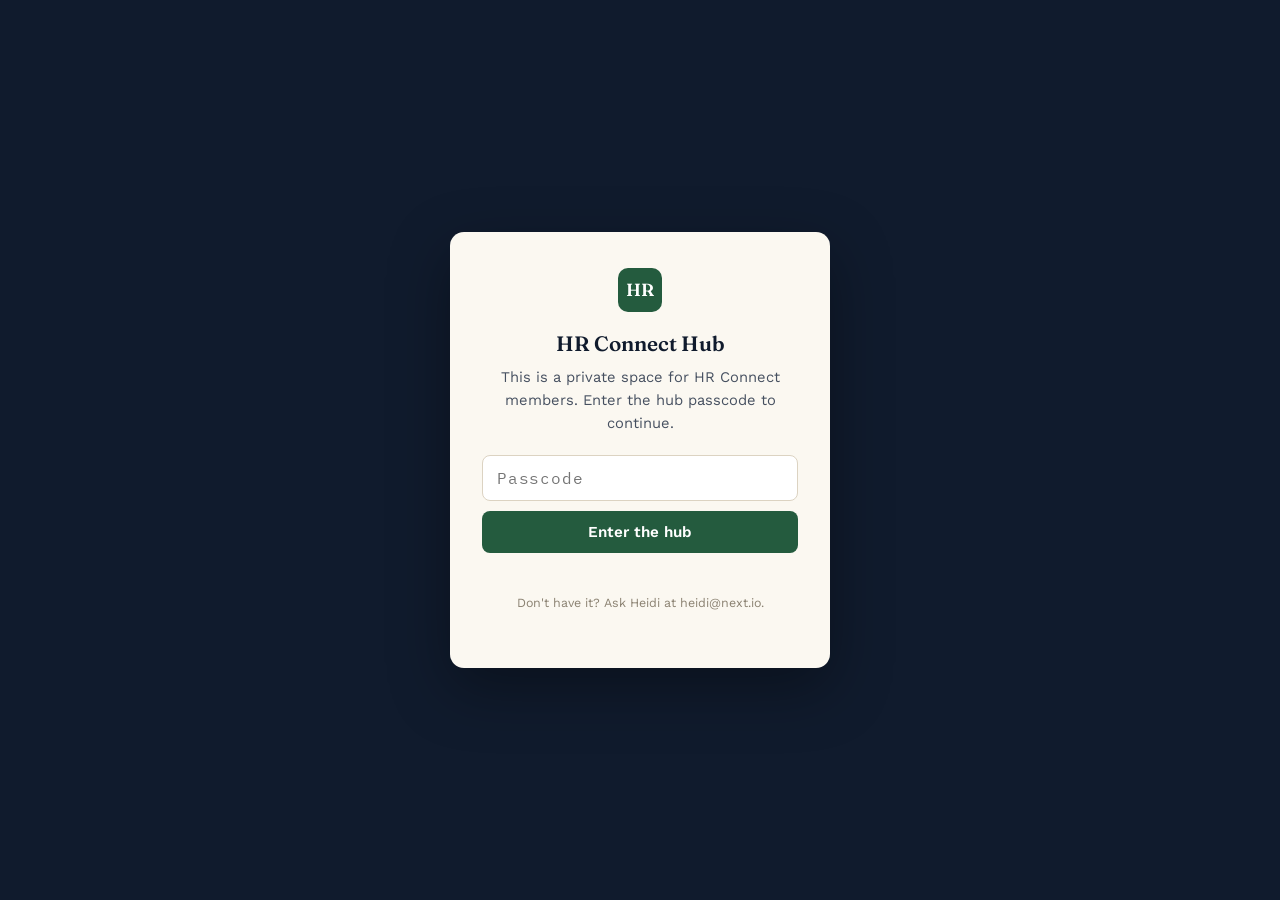
<file: directory.html>
<!DOCTYPE html>
<html lang="en">
<head>
<meta charset="UTF-8">
<meta name="viewport" content="width=device-width, initial-scale=1">
<title>Member Directory — HR Connect Hub</title>
<link rel="preconnect" href="https://fonts.googleapis.com">
<link rel="preconnect" href="https://fonts.gstatic.com" crossorigin>
<link href="https://fonts.googleapis.com/css2?family=Fraunces:opsz,wght@9..144,400;9..144,500;9..144,600&family=Work+Sans:wght@400;500;600;700&family=IBM+Plex+Mono:wght@500&display=swap" rel="stylesheet">
<link rel="stylesheet" href="styles.css">
</head>
<body>
<div id="gate">
  <div class="gate-card">
    <div class="badge">HR</div>
    <h1>HR Connect Hub</h1>
    <p>This is a private space for HR Connect members. Enter the hub passcode to continue.</p>
    <form id="gate-form">
      <input id="gate-input" type="password" inputmode="text" autocomplete="off" placeholder="Passcode" aria-label="Hub passcode">
      <button id="gate-submit" type="submit">Enter the hub</button>
      <p id="gate-error"></p>
    </form>
    <p id="gate-note">Don't have it? Ask Heidi at heidi@next.io.</p>
  </div>
</div>

<div id="content" class="hidden">

  <header class="topbar">
    <div class="topbar-inner">
      <a class="brand-link" href="index.html">
        <span class="name">HR Connect</span>
        <span class="of">part of the <b>NEXT.io</b> iGaming community</span>
      </a>
      <nav class="section-nav">
        <a href="directory.html" class="current">Member Directory</a>
        <a href="testimonials.html">Testimonials</a>
        <a href="recordings.html">Recordings</a>
        <a href="documents.html">Documentation & Resources</a>
        <a href="gallery.html">Photo Gallery</a>
        <a href="membership.html">Membership Package</a>
      </nav>
    </div>
  </header>

  <main>

    <a class="back-link" href="index.html">← Back to hub</a>
    <div class="page-header">
      <p class="eyebrow">Members only</p>
      <p>Who's in the HR Connect community — headshot, role, company and a LinkedIn link for every member who's shared their details.</p>
    </div>
<section class="module" id="directory">
      <div class="module-head">
        <h2>Member directory</h2>
        <span class="count mono">51 members</span>
      </div>
      <div class="directory-grid">
        <!-- DIRECTORY: cards below are name + company only for now. Add headshot, title and LinkedIn per member as details come in (swap the initials avatar block for an img, and add a role line and li link once available). -->
        <div class="member-card">
          <div class="avatar">AG</div>
          <h3>Alison Galea</h3>
          <div class="org">Betclic Group</div>
        </div>
        <div class="member-card">
          <div class="avatar">GG</div>
          <h3>Geraldine Gilford</h3>
          <div class="org">Betclic Group</div>
        </div>
        <div class="member-card">
          <div class="avatar">AB</div>
          <h3>André Borges</h3>
          <div class="org">Clever Advertising</div>
        </div>
        <div class="member-card">
          <div class="avatar">NA</div>
          <h3>Nicolai Attard</h3>
          <div class="org">Clever Advertising</div>
        </div>
        <div class="member-card">
          <div class="avatar">KF</div>
          <h3>Kelly Fenech</h3>
          <div class="org">ComeOn</div>
        </div>
        <div class="member-card">
          <div class="avatar">LM</div>
          <h3>Lindsey Meilak</h3>
          <div class="org">ComeOn</div>
        </div>
        <div class="member-card">
          <div class="avatar">AC</div>
          <h3>Aarti Carl</h3>
          <div class="org">Eeze (Tain)</div>
        </div>
        <div class="member-card">
          <div class="avatar">WZ</div>
          <h3>Wayne Zarb</h3>
          <div class="org">Eeze (Tain)</div>
        </div>
        <div class="member-card">
          <div class="avatar">RF</div>
          <h3>Rita Farrugia</h3>
          <div class="org">Eeze (Tain)</div>
        </div>
        <div class="member-card">
          <div class="avatar">DA</div>
          <h3>Duncan Attard</h3>
          <div class="org">EGT-Digital</div>
        </div>
        <div class="member-card">
          <div class="avatar">JA</div>
          <h3>Jenny Arnell</h3>
          <div class="org">Fast Track</div>
        </div>
        <div class="member-card">
          <div class="avatar">EK</div>
          <h3>Ena Kozo</h3>
          <div class="org">Fast Track</div>
        </div>
        <div class="member-card">
          <div class="avatar">SS</div>
          <h3>Sarah Sammut</h3>
          <div class="org">Fast Track</div>
        </div>
        <div class="member-card">
          <div class="avatar">AF</div>
          <h3>Alexia Frendo</h3>
          <div class="org">FDJ/Kindred</div>
        </div>
        <div class="member-card">
          <div class="avatar">PA</div>
          <h3>Paula Anastasi</h3>
          <div class="org">GameLounge</div>
        </div>
        <div class="member-card">
          <div class="avatar">VZ</div>
          <h3>Vanessa Zammit</h3>
          <div class="org">GameLounge</div>
        </div>
        <div class="member-card">
          <div class="avatar">AC</div>
          <h3>Adrian Caruana</h3>
          <div class="org">Gaming Malta</div>
        </div>
        <div class="member-card">
          <div class="avatar">IF</div>
          <h3>Ivan Filletti</h3>
          <div class="org">Gaming Malta</div>
        </div>
        <div class="member-card">
          <div class="avatar">AD</div>
          <h3>Alistair Dalli</h3>
          <div class="org">Gaming Malta</div>
        </div>
        <div class="member-card">
          <div class="avatar">AS</div>
          <h3>Angela Stafrace</h3>
          <div class="org">Greentube Malta Ltd</div>
        </div>
        <div class="member-card">
          <div class="avatar">GM</div>
          <h3>Gerda Meltti</h3>
          <div class="org">NEXT.io</div>
        </div>
        <div class="member-card">
          <div class="avatar">PL</div>
          <h3>Pierre Lindh</h3>
          <div class="org">NEXT.io</div>
        </div>
        <div class="member-card">
          <div class="avatar">AH</div>
          <h3>Ana Hitzfitz</h3>
          <div class="org">NEXT.io</div>
        </div>
        <div class="member-card">
          <div class="avatar">KS</div>
          <h3>Karolina Skorek</h3>
          <div class="org">NEXT.io</div>
        </div>
        <div class="member-card">
          <div class="avatar">NS</div>
          <h3>Nadine Skuja</h3>
          <div class="org">NEXT.io</div>
        </div>
        <div class="member-card">
          <div class="avatar">EB</div>
          <h3>Enrico Bradamante</h3>
          <div class="org">iGen</div>
        </div>
        <div class="member-card">
          <div class="avatar">VI</div>
          <h3>Valerio Ignoto</h3>
          <div class="org">JOI Gaming</div>
        </div>
        <div class="member-card">
          <div class="avatar">VS</div>
          <h3>Valentina Sandri</h3>
          <div class="org">JOI Gaming</div>
        </div>
        <div class="member-card">
          <div class="avatar">CD</div>
          <h3>Chris Dalli</h3>
          <div class="org">L&amp;L Europe</div>
        </div>
        <div class="member-card">
          <div class="avatar">EG</div>
          <h3>Evicka Grech</h3>
          <div class="org">L&amp;L Europe</div>
        </div>
        <div class="member-card">
          <div class="avatar">PG</div>
          <h3>Paula Gera</h3>
          <div class="org">LeoVegas</div>
        </div>
        <div class="member-card">
          <div class="avatar">RD</div>
          <h3>Roberta De Rienzo</h3>
          <div class="org">LeoVegas</div>
        </div>
        <div class="member-card">
          <div class="avatar">AB</div>
          <h3>Anabel Barbara Muscat</h3>
          <div class="org">LeoVegas</div>
        </div>
        <div class="member-card">
          <div class="avatar">FE</div>
          <h3>Fiona Ewins Brown</h3>
          <div class="org">Mondial Coaching</div>
        </div>
        <div class="member-card">
          <div class="avatar">EG</div>
          <h3>Etienne Gatt</h3>
          <div class="org">MGA</div>
        </div>
        <div class="member-card">
          <div class="avatar">CF</div>
          <h3>Christopher Formosa</h3>
          <div class="org">MGA</div>
        </div>
        <div class="member-card">
          <div class="avatar">PD</div>
          <h3>Pearl Dougall</h3>
          <div class="org">Playn'GO</div>
        </div>
        <div class="member-card">
          <div class="avatar">BM</div>
          <h3>Bernice Muscat</h3>
          <div class="org">PressEnter</div>
        </div>
        <div class="member-card">
          <div class="avatar">NA</div>
          <h3>Natalia Agudelo</h3>
          <div class="org">PressEnter</div>
        </div>
        <div class="member-card">
          <div class="avatar">DK</div>
          <h3>Donna Kelly</h3>
          <div class="org">Push Gaming</div>
        </div>
        <div class="member-card">
          <div class="avatar">DC</div>
          <h3>Doriana Chingaru</h3>
          <div class="org">Push Gaming</div>
        </div>
        <div class="member-card">
          <div class="avatar">NF</div>
          <h3>Nathaly Ferraro</h3>
          <div class="org">Rank (Bingosoft)</div>
        </div>
        <div class="member-card">
          <div class="avatar">AG</div>
          <h3>Angelica Garces</h3>
          <div class="org">Rank (Bingosoft)</div>
        </div>
        <div class="member-card">
          <div class="avatar">MT</div>
          <h3>Marie Theobald</h3>
          <div class="org">Rhino Entertainment</div>
        </div>
        <div class="member-card">
          <div class="avatar">AS</div>
          <h3>Andrea Saliba</h3>
          <div class="org">Rhino Entertainment</div>
        </div>
        <div class="member-card">
          <div class="avatar">CH</div>
          <h3>Christine Hili</h3>
          <div class="org">Wildz</div>
        </div>
        <div class="member-card">
          <div class="avatar">VC</div>
          <h3>Victoria Cauchi</h3>
          <div class="org">Wildz</div>
        </div>
        <div class="member-card">
          <div class="avatar">ES</div>
          <h3>Eugenia Sammut</h3>
          <div class="org">Wildz</div>
        </div>
        <div class="member-card">
          <div class="avatar">CD</div>
          <h3>Corissa DeBattista Grech Bonett</h3>
          <div class="org">Yggdrasil</div>
        </div>
        <div class="member-card">
          <div class="avatar">KC</div>
          <h3>Krista Camilleri</h3>
          <div class="org">Yggdrasil</div>
        </div>
        <div class="member-card">
          <div class="avatar">DK</div>
          <h3>Diana Krasnovska</h3>
          <div class="org">Yolo Group</div>
        </div>
      </div>
      <div class="empty-state" style="margin-top:16px;">
        <strong>Headshots, titles &amp; LinkedIn links coming soon</strong>
        <p>Members are being asked for a headshot, job title and LinkedIn link. Cards will fill in as details come in.</p>
      </div>
    </section>
  </main>

  <footer>
    <div class="footer-inner">
      <div class="footer-marks">
        <span class="mark">HR CONNECT</span>
        <span class="mark">NEXT.IO</span>
        <span class="mark">GAMINGMALTA</span>
      </div>
      <div class="footer-meta">
        Questions or updates → <a href="mailto:heidi@next.io">heidi@next.io</a><br>
        Last updated 1 September 2026
      </div>
    </div>
  </footer>

</div>

<script>
  (function(){
    var PASSCODE = "hrconnect2026";
    var gate = document.getElementById('gate');
    var content = document.getElementById('content');
    var form = document.getElementById('gate-form');
    var input = document.getElementById('gate-input');
    var error = document.getElementById('gate-error');

    function unlock(){
      gate.classList.add('hidden');
      content.classList.remove('hidden');
    }

    try {
      if (sessionStorage.getItem('hrconnect_unlocked') === '1') {
        unlock();
      }
    } catch(e) { /* sessionStorage unavailable — gate stays up */ }

    form.addEventListener('submit', function(e){
      e.preventDefault();
      if (input.value.trim().toLowerCase() === PASSCODE.toLowerCase()) {
        try { sessionStorage.setItem('hrconnect_unlocked', '1'); } catch(e) {}
        unlock();
      } else {
        error.textContent = "That's not quite it — check with Heidi.";
        input.focus();
      }
    });
  })();
</script>

</body>
</html>
</file>
<file: styles.css>
/* ============ TOKENS ============ */
  :root{
    --limestone: #F3EEE3;
    --limestone-card: #FBF8F1;
    --ink: #101B2D;
    --ink-soft: #1B2A42;
    --slate: #46506080;
    --slate-solid: #465060;
    --verdigris: #245B3E;
    --verdigris-strong: #19402B;
    --gold: #B37F2C;
    --gold-bright: #FFCE33;
    --line: #DCD3C2;
    --shadow: 0 1px 2px rgba(16,27,45,0.04), 0 8px 24px rgba(16,27,45,0.06);

    --bg: var(--limestone);
    --surface: var(--limestone-card);
    --surface-raised: #FFFFFF;
    --text: var(--ink);
    --text-muted: var(--slate-solid);
    --accent: var(--verdigris);
    --accent-strong: var(--verdigris-strong);
    --accent-2: var(--gold);
    --border: var(--line);
    --header-bg: var(--ink);
    --header-text: #F3EEE3;
    --chip-bg: #E9E1CF;
  }

  @media (prefers-color-scheme: dark){
    :root:not([data-theme="light"]){
      --bg: #0B1420;
      --surface: #101D2E;
      --surface-raised: #142238;
      --text: #ECE7DA;
      --text-muted: #9FAAB8;
      --accent: #4C9169;
      --accent-strong: #7FBF9B;
      --accent-2: #D6A75A;
      --border: #24344B;
      --header-bg: #060B12;
      --header-text: #ECE7DA;
      --chip-bg: #182640;
    }
  }
  :root[data-theme="dark"]{
    --bg: #0B1420;
    --surface: #101D2E;
    --surface-raised: #142238;
    --text: #ECE7DA;
    --text-muted: #9FAAB8;
    --accent: #4C9169;
    --accent-strong: #7FBF9B;
    --accent-2: #D6A75A;
    --border: #24344B;
    --header-bg: #060B12;
    --header-text: #ECE7DA;
    --chip-bg: #182640;
  }

  *{ box-sizing:border-box; }
  html,body{ margin:0; padding:0; }
  body{
    background:var(--bg);
    color:var(--text);
    font-family:'Work Sans', ui-sans-serif, system-ui, sans-serif;
    font-size:16px;
    line-height:1.55;
    -webkit-font-smoothing:antialiased;
    min-height:100vh;
  }
  @media (prefers-reduced-motion: reduce){
    *{ animation-duration:0.001ms !important; transition-duration:0.001ms !important; }
  }

  h1,h2,h3{
    font-family:'Fraunces', Georgia, serif;
    font-weight:600;
    text-wrap:balance;
    margin:0;
    color:var(--text);
  }
  a{ color:var(--accent-strong); }
  .mono{
    font-family:'IBM Plex Mono', ui-monospace, monospace;
  }
  .eyebrow{
    font-family:'IBM Plex Mono', ui-monospace, monospace;
    font-size:0.72rem;
    letter-spacing:0.12em;
    text-transform:uppercase;
    color:var(--accent-strong);
    font-weight:500;
  }

  /* ============ PASSCODE GATE ============ */
  #gate{
    position:fixed; inset:0; z-index:50;
    background:var(--ink);
    display:flex; align-items:center; justify-content:center;
    padding:24px;
  }
  #gate.hidden{ display:none; }
  .gate-card{
    background:var(--limestone-card);
    color:var(--ink);
    border-radius:14px;
    padding:36px 32px;
    max-width:380px;
    width:100%;
    box-shadow:0 20px 60px rgba(0,0,0,0.35);
    text-align:center;
  }
  .gate-card .badge{
    width:44px;height:44px;border-radius:10px;
    background:var(--verdigris); color:#fff;
    display:flex; align-items:center; justify-content:center;
    font-family:'Fraunces',serif; font-weight:600; font-size:1.1rem;
    margin:0 auto 16px;
  }
  .gate-card h1{ font-size:1.3rem; margin-bottom:6px; }
  .gate-card p{ color:var(--slate-solid); font-size:0.92rem; margin:0 0 20px; }
  #gate-form{ display:flex; flex-direction:column; gap:10px; }
  #gate-input{
    font-family:'IBM Plex Mono', monospace;
    font-size:1rem;
    padding:12px 14px;
    border-radius:8px;
    border:1px solid var(--line);
    background:#fff;
    color:var(--ink);
    letter-spacing:0.05em;
  }
  #gate-input:focus{ outline:2px solid var(--verdigris); outline-offset:1px; }
  #gate-submit{
    font-family:'Work Sans', sans-serif;
    font-weight:600;
    font-size:0.95rem;
    padding:12px 14px;
    border-radius:8px;
    border:none;
    background:var(--verdigris);
    color:#fff;
    cursor:pointer;
  }
  #gate-submit:hover{ background:var(--verdigris-strong); }
  #gate-error{
    font-size:0.85rem; color:#B23B3B; min-height:1.2em; margin:0;
  }
  #gate-note{
    font-size:0.78rem; color:#8B8272; margin-top:14px;
  }

  /* ============ CONTENT ============ */
  #content.hidden{ display:none; }

  header.topbar{
    background:var(--header-bg);
    color:var(--header-text);
  }
  .topbar-inner{
    max-width:1080px; margin:0 auto;
    padding:18px 24px;
    display:flex; align-items:center; justify-content:space-between;
    gap:16px; flex-wrap:wrap;
  }
  .brand-lockup{ display:flex; align-items:baseline; gap:10px; flex-wrap:wrap; }
  .brand-lockup .name{
    font-family:'Fraunces', serif; font-weight:600; font-size:1.35rem; color:var(--header-text);
  }
  .brand-lockup .of{
    font-size:0.78rem; color:#A9B4C4; font-family:'Work Sans';
  }
  .brand-lockup .of b{ color:#D8DEE7; font-weight:600; }
  nav.section-nav{
    display:flex; gap:18px; flex-wrap:wrap;
  }
  nav.section-nav a{
    color:#C7CEDA; text-decoration:none; font-size:0.85rem; font-weight:500;
  }
  nav.section-nav a:hover{ color:#fff; }

  main{ max-width:1080px; margin:0 auto; padding:0 24px 80px; }

  .welcome{
    padding:40px 0 28px;
    border-bottom:1px solid var(--border);
    display:flex; justify-content:space-between; align-items:flex-end; gap:24px; flex-wrap:wrap;
  }
  .welcome h1{ font-size:2rem; max-width:36ch; }
  .welcome p{ color:var(--text-muted); max-width:52ch; margin-top:8px; }
  .partner-credit{
    display:flex; align-items:center; gap:10px;
    background:var(--surface); border:1px solid var(--border); border-radius:10px;
    padding:10px 14px;
    font-size:0.78rem; color:var(--text-muted); white-space:nowrap;
  }
  .partner-mark{
    font-family:'IBM Plex Mono'; font-weight:500; letter-spacing:0.03em;
    color:var(--text); background:var(--chip-bg); border-radius:6px; padding:4px 8px;
  }

  section.module{ padding:44px 0; border-bottom:1px solid var(--border); }
  section.module:last-of-type{ border-bottom:none; }
  .module-head{
    display:flex; justify-content:space-between; align-items:baseline; gap:16px;
    margin-bottom:22px; flex-wrap:wrap;
  }
  .module-head h2{ font-size:1.5rem; }
  .module-head .count{
    font-family:'IBM Plex Mono'; font-size:0.78rem; color:var(--text-muted);
  }

  /* Activities timeline */
  .timeline{ display:flex; flex-direction:column; gap:14px; }
  .activity{
    display:grid; grid-template-columns:110px 1fr; gap:18px;
    background:var(--surface); border:1px solid var(--border); border-radius:12px;
    padding:18px 20px; box-shadow:var(--shadow);
  }
  .activity .when{
    font-family:'IBM Plex Mono'; font-size:0.78rem; color:var(--accent-strong);
    font-weight:500; line-height:1.4;
  }
  .activity .what h3{ font-size:1.05rem; font-family:'Work Sans'; font-weight:600; }
  .activity .what p{ margin:4px 0 0; color:var(--text-muted); font-size:0.92rem; }
  .activity .what a.zoom-link{
    display:inline-block; margin-top:8px; font-size:0.85rem; font-weight:600;
    color:var(--accent-strong); text-decoration:none;
  }
  .activity .what a.zoom-link:hover{ text-decoration:underline; }
  .activity .what a.event-link{
    display:inline-block; margin-top:8px; font-size:0.85rem; font-weight:600;
    color:var(--accent-strong); text-decoration:none;
  }
  .activity .what a.event-link:hover{ text-decoration:underline; }
  .activity .what img.thumb{
    float:right; width:88px; height:88px; object-fit:cover; border-radius:8px;
    margin:0 0 8px 14px; border:1px solid var(--border); box-shadow:var(--shadow);
  }
  .module-note{
    font-family:'IBM Plex Mono'; font-size:0.74rem; color:var(--text-muted);
    margin:-14px 0 20px;
  }
  .tag{
    display:inline-block; font-size:0.68rem; text-transform:uppercase; letter-spacing:0.06em;
    font-family:'IBM Plex Mono'; padding:2px 7px; border-radius:5px; margin-top:8px;
    background:var(--chip-bg); color:var(--text-muted);
  }
  .activity.todo{ border-style:dashed; }
  .activity.todo .when{ color:var(--accent-2); }

  /* Directory */
  .directory-grid{
    display:grid; grid-template-columns:repeat(auto-fill, minmax(220px,1fr)); gap:16px;
  }
  .member-card{
    background:var(--surface); border:1px solid var(--border); border-radius:12px;
    padding:18px; text-align:left; box-shadow:var(--shadow);
    display:flex; flex-direction:column; gap:10px;
  }
  .avatar{
    width:48px; height:48px; border-radius:50%;
    background:var(--accent); color:#fff; font-family:'Fraunces'; font-weight:600;
    display:flex; align-items:center; justify-content:center; font-size:1.05rem;
  }
  .member-card h3{ font-size:1rem; font-family:'Work Sans'; font-weight:600; }
  .member-card .role{ font-size:0.82rem; color:var(--text-muted); margin-top:-6px; }
  .member-card .org{ font-size:0.8rem; color:var(--accent-strong); font-weight:500; }
  .member-card a.li{ font-size:0.78rem; }
  .sample-flag{
    align-self:flex-start;
    font-family:'IBM Plex Mono'; font-size:0.65rem; letter-spacing:0.08em;
    background:var(--accent-2); color:#26210F; padding:2px 6px; border-radius:4px;
  }

  .empty-state{
    background:var(--surface); border:1px dashed var(--border); border-radius:12px;
    padding:28px; text-align:center; color:var(--text-muted);
  }
  .empty-state strong{ color:var(--text); display:block; margin-bottom:4px; font-size:0.98rem; }
  .empty-state p{ margin:0; font-size:0.88rem; max-width:44ch; margin:0 auto; }

  /* Recordings + Documents lists */
  .resource-list{ display:flex; flex-direction:column; gap:10px; }
  .resource-row{
    display:flex; align-items:center; gap:14px;
    background:var(--surface); border:1px solid var(--border); border-radius:10px;
    padding:14px 16px;
  }
  .resource-row .icon{
    width:34px; height:34px; border-radius:8px; flex:none;
    background:var(--chip-bg); color:var(--accent-strong);
    display:flex; align-items:center; justify-content:center; font-size:0.95rem;
  }
  .resource-row .meta{ flex:1; min-width:0; }
  .resource-row .meta h3{ font-size:0.95rem; font-family:'Work Sans'; font-weight:600; }
  .resource-row .meta span{ font-size:0.8rem; color:var(--text-muted); }
  .resource-row a.open{
    font-size:0.82rem; font-weight:600; color:var(--accent-strong); text-decoration:none;
    white-space:nowrap;
  }

  /* Gallery */
  .gallery-grid{
    display:grid; grid-template-columns:repeat(auto-fill, minmax(150px,1fr)); gap:10px;
  }
  .gallery-tile{
    aspect-ratio:4/3; border-radius:10px;
    background:linear-gradient(135deg, var(--chip-bg), var(--surface));
    border:1px solid var(--border);
    display:flex; align-items:center; justify-content:center;
    color:var(--text-muted); font-size:0.75rem; text-align:center; padding:10px;
  }

  footer{
    background:var(--header-bg); color:var(--header-text);
  }
  .footer-inner{
    max-width:1080px; margin:0 auto; padding:32px 24px;
    display:flex; justify-content:space-between; align-items:center; gap:16px; flex-wrap:wrap;
  }
  .footer-marks{ display:flex; align-items:center; gap:14px; flex-wrap:wrap; }
  .footer-marks .mark{
    font-family:'IBM Plex Mono'; font-size:0.72rem; letter-spacing:0.04em;
    color:#B9C1CE; border:1px solid #2A3A52; border-radius:6px; padding:5px 9px;
  }
  .footer-meta{ font-size:0.78rem; color:#8592A4; text-align:right; }
  .footer-meta a{ color:#B9C1CE; }

  .overflow-x{ overflow-x:auto; }

  @media (max-width:600px){
    .activity{ grid-template-columns:1fr; }
    .welcome{ align-items:flex-start; }
  }

  /* ============ MULTI-PAGE ADDITIONS ============ */
  nav.section-nav a.current{
    color:#fff; text-decoration:underline; text-underline-offset:5px; text-decoration-thickness:2px;
  }
  a.brand-link{
    display:flex; align-items:baseline; gap:10px; flex-wrap:wrap;
    text-decoration:none; color:inherit;
  }

  .back-link{
    display:inline-block; margin:22px 0 0;
    font-family:'IBM Plex Mono'; font-size:0.78rem; color:var(--text-muted); text-decoration:none;
  }
  .back-link:hover{ color:var(--accent-strong); }

  .page-header{
    padding:18px 0 32px;
    border-bottom:1px solid var(--border);
    margin-bottom:36px;
  }
  .page-header h1{ font-size:1.8rem; margin-top:6px; max-width:44ch; }
  .page-header p{ color:var(--text-muted); max-width:56ch; margin-top:10px; }

  .draft-flag{
    display:inline-flex; align-items:center; gap:6px;
    font-family:'IBM Plex Mono'; font-size:0.65rem; letter-spacing:0.08em; text-transform:uppercase;
    background:var(--accent-2); color:#26210F; padding:3px 8px; border-radius:5px;
    margin-bottom:14px;
  }

  .about-card{
    background:var(--surface); border:1px solid var(--border); border-radius:12px;
    padding:26px 28px; box-shadow:var(--shadow);
  }
  .about-card p{ margin:0 0 12px; color:var(--text); max-width:70ch; }
  .about-card p:last-child{ margin-bottom:0; }

  .price-card{
    background:var(--surface); border:1px solid var(--border); border-radius:14px;
    padding:28px 30px; box-shadow:var(--shadow); margin-bottom:22px;
  }
  .price-card .price{
    font-family:'Fraunces', serif; font-weight:600; font-size:2rem; color:var(--accent-strong);
  }
  .price-card .price small{
    font-family:'Work Sans'; font-weight:500; font-size:0.95rem; color:var(--text-muted); margin-left:6px;
  }
  .price-card p{ color:var(--text-muted); margin:10px 0 0; max-width:60ch; }

  .included-grid{
    display:grid; grid-template-columns:repeat(auto-fill, minmax(240px,1fr)); gap:14px;
  }
  .included-item{
    background:var(--surface); border:1px solid var(--border); border-radius:10px;
    padding:16px 18px;
  }
  .included-item h3{ font-size:0.95rem; font-family:'Work Sans'; font-weight:600; }
  .included-item p{ margin:6px 0 0; font-size:0.85rem; color:var(--text-muted); }

  .testimonial-grid{
    display:grid; grid-template-columns:repeat(auto-fill, minmax(300px,1fr)); gap:18px;
  }
  .testimonial-card{
    background:var(--surface); border:1px solid var(--border); border-radius:12px;
    padding:24px; box-shadow:var(--shadow);
    display:flex; flex-direction:column; gap:18px;
  }
  .testimonial-card .quote{
    font-family:'Fraunces', serif; font-size:1.02rem; line-height:1.55; color:var(--text);
    margin:0; flex:1;
  }
  .testimonial-who{ display:flex; align-items:center; gap:12px; }
  .testimonial-who .name{ font-weight:600; font-size:0.95rem; font-family:'Work Sans'; }
  .testimonial-who .org{ font-size:0.82rem; color:var(--text-muted); }
</file>
